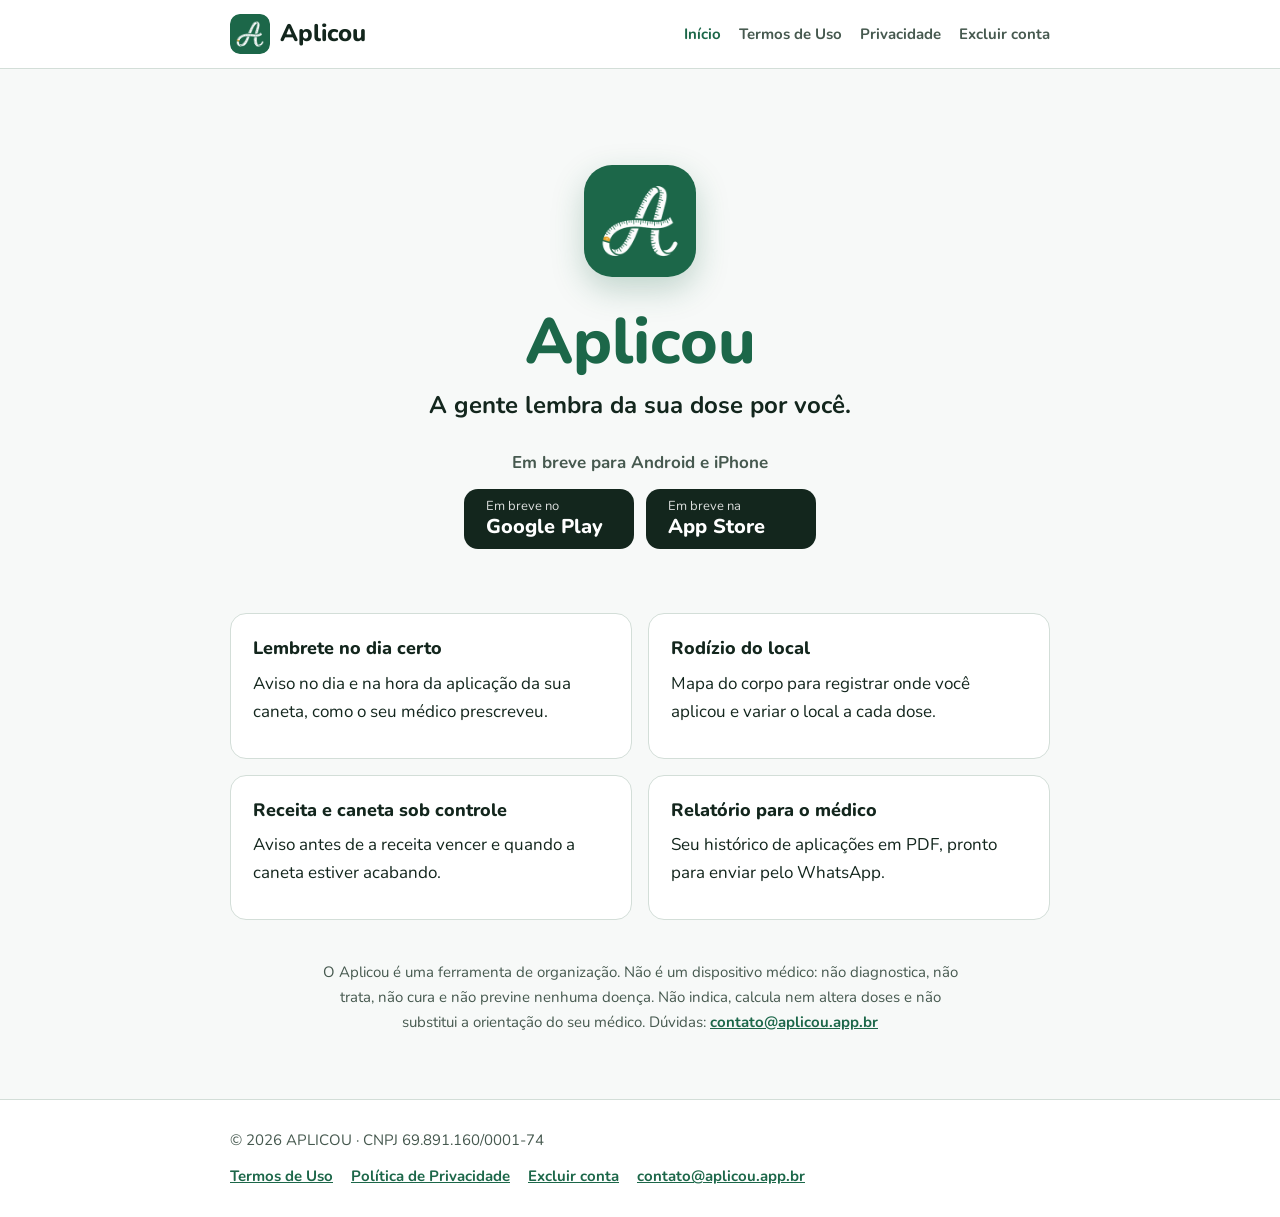
<file: index.html>
<!doctype html>
<html lang="pt-BR">
<head>
<meta charset="utf-8">
<meta name="viewport" content="width=device-width, initial-scale=1">
<title>Aplicou – lembrete e organização do tratamento com canetas</title>
<meta name="description" content="Aplicou: lembrete da dose, rodízio do local de aplicação, controle de receita e caneta e relatório para o médico.">
<link rel="icon" type="image/png" sizes="32x32" href="img/favicon-32.png">
<link rel="apple-touch-icon" href="img/apple-touch-icon.png">
<meta name="theme-color" content="#1C6749">
<link rel="preconnect" href="https://fonts.googleapis.com">
<link rel="preconnect" href="https://fonts.gstatic.com" crossorigin>
<link href="https://fonts.googleapis.com/css2?family=Nunito:wght@400;700;800&display=swap" rel="stylesheet">
<link rel="stylesheet" href="estilo.css">
<style>
.lojas-titulo{font-weight:700;color:var(--suave);margin:0 0 12px}
.lojas{display:flex;flex-wrap:wrap;gap:12px;justify-content:center}
.loja{display:flex;flex-direction:column;align-items:flex-start;min-width:170px;background:var(--tinta);color:var(--branco);padding:10px 22px;border-radius:14px;line-height:1.2;text-align:left}
.loja small{font-size:13px;opacity:.85}
.loja strong{font-size:20px;font-weight:800}
</style>
</head>
<body>
<header class="topo"><div class="caixa">
  <a class="marca" href="./"><img src="img/icone-192.png" alt="" width="40" height="40">Aplicou</a>
  <nav class="menu" aria-label="Páginas">
    <a href="./" aria-current="page">Início</a>
    <a href="termos/">Termos de Uso</a>
    <a href="privacidade/">Privacidade</a>
    <a href="excluir-conta/">Excluir conta</a>
  </nav>
</div></header>
<main><div class="caixa">

<section class="heroi">
  <img src="img/icone-256.png" alt="Ícone do Aplicou" width="112" height="112">
  <h1>Aplicou</h1>
  <p class="frase">A gente lembra da sua dose por você.</p>
  <p class="lojas-titulo">Em breve para Android e iPhone</p>
  <div class="lojas">
    <span class="loja"><small>Em breve no</small><strong>Google Play</strong></span>
    <span class="loja"><small>Em breve na</small><strong>App Store</strong></span>
  </div>
</section>
<section class="recursos" aria-label="O que o Aplicou faz">
  <div class="cartao"><h3>Lembrete no dia certo</h3><p>Aviso no dia e na hora da aplicação da sua caneta, como o seu médico prescreveu.</p></div>
  <div class="cartao"><h3>Rodízio do local</h3><p>Mapa do corpo para registrar onde você aplicou e variar o local a cada dose.</p></div>
  <div class="cartao"><h3>Receita e caneta sob controle</h3><p>Aviso antes de a receita vencer e quando a caneta estiver acabando.</p></div>
  <div class="cartao"><h3>Relatório para o médico</h3><p>Seu histórico de aplicações em PDF, pronto para enviar pelo WhatsApp.</p></div>
</section>
<p class="aviso-medico">O Aplicou é uma ferramenta de organização. Não é um dispositivo médico: não diagnostica, não trata, não cura e não previne nenhuma doença. Não indica, calcula nem altera doses e não substitui a orientação do seu médico. Dúvidas: <a href="mailto:contato@aplicou.app.br">contato@aplicou.app.br</a></p>

</div></main>
<footer class="rodape"><div class="caixa">
  <span>© 2026 APLICOU · CNPJ 69.891.160/0001-74</span>
  <nav aria-label="Rodapé">
    <a href="termos/">Termos de Uso</a>
    <a href="privacidade/">Política de Privacidade</a>
    <a href="excluir-conta/">Excluir conta</a>
    <a href="mailto:contato@aplicou.app.br">contato@aplicou.app.br</a>
  </nav>
</div></footer>
</body>
</html>
</file>
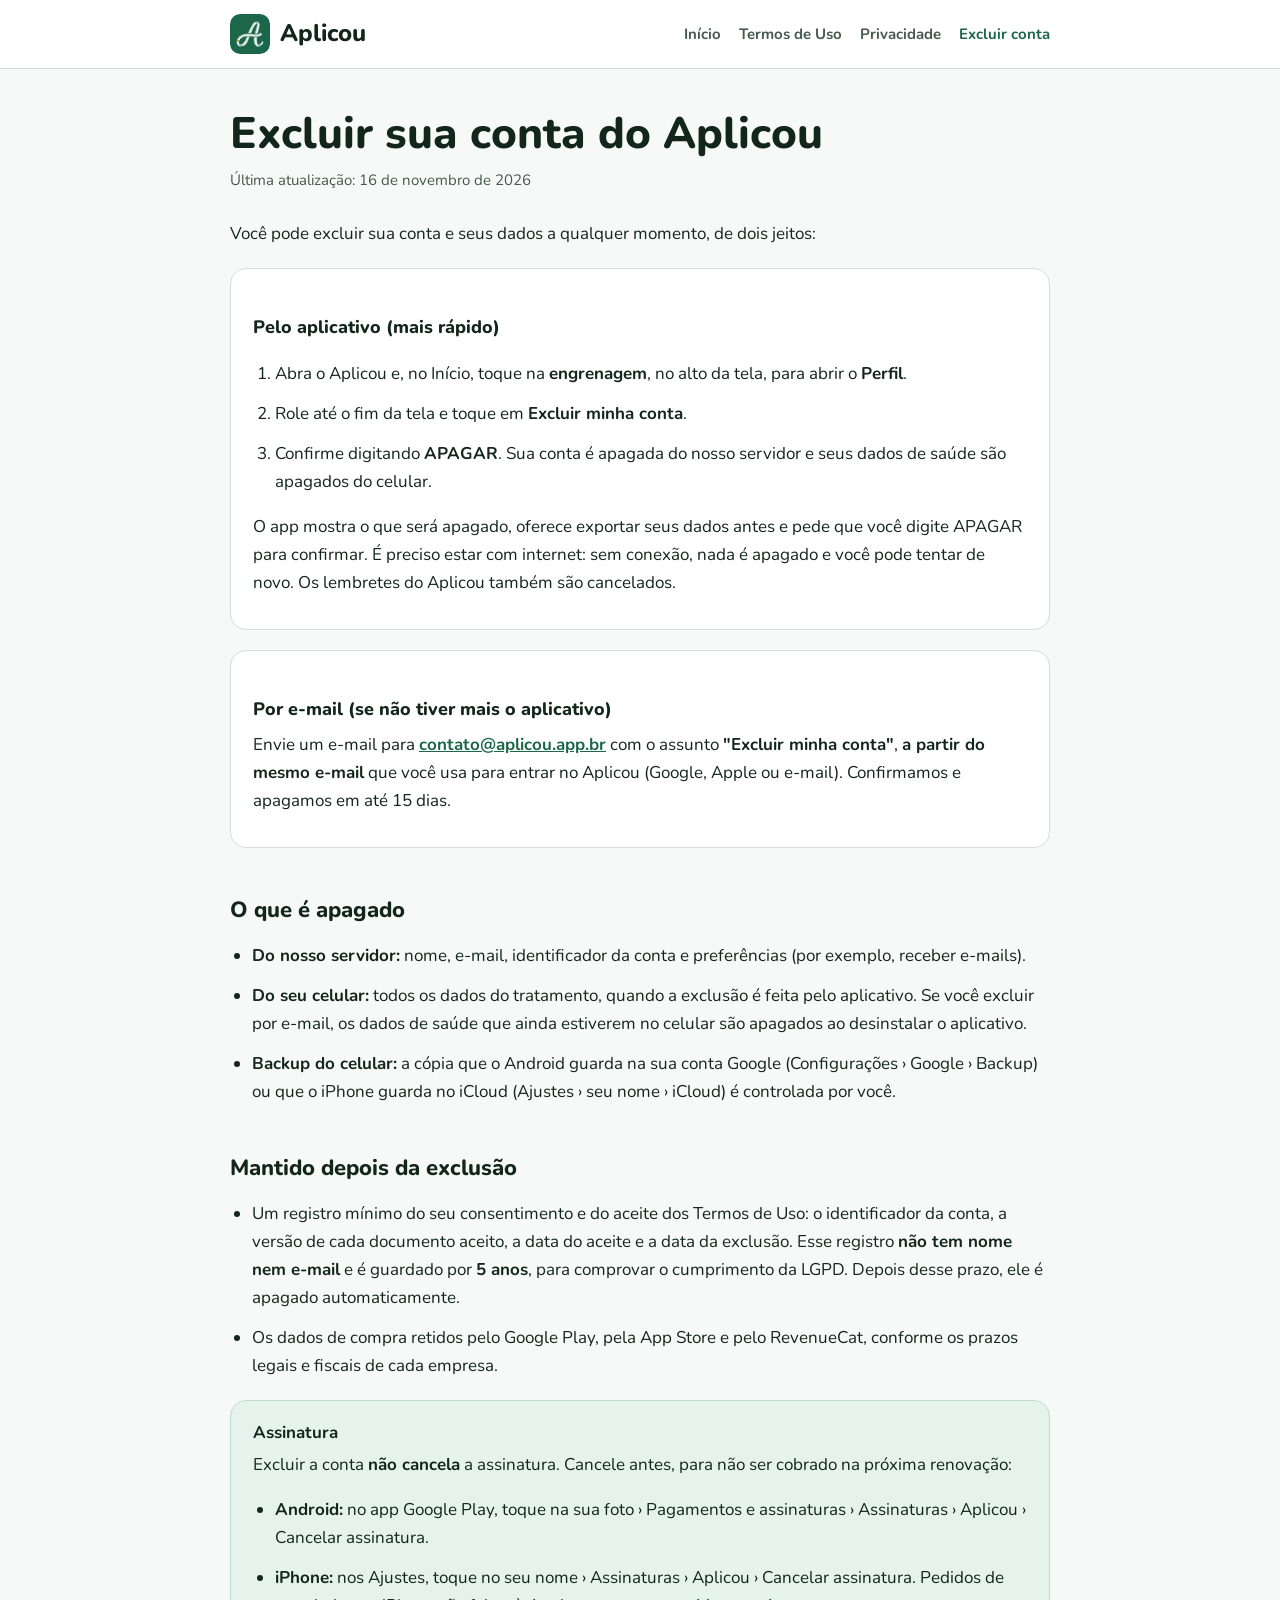
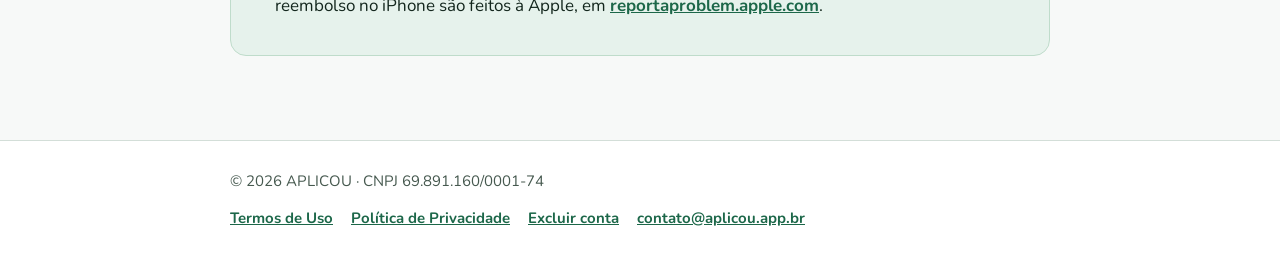
<file: excluir-conta/index.html>
<!doctype html>
<html lang="pt-BR">
<head>
<meta charset="utf-8">
<meta name="viewport" content="width=device-width, initial-scale=1">
<title>Excluir conta – Aplicou</title>
<meta name="description" content="Como excluir sua conta e seus dados do Aplicou.">
<link rel="icon" type="image/png" sizes="32x32" href="../img/favicon-32.png">
<link rel="apple-touch-icon" href="../img/apple-touch-icon.png">
<meta name="theme-color" content="#1C6749">
<link rel="preconnect" href="https://fonts.googleapis.com">
<link rel="preconnect" href="https://fonts.gstatic.com" crossorigin>
<link href="https://fonts.googleapis.com/css2?family=Nunito:wght@400;700;800&display=swap" rel="stylesheet">
<link rel="stylesheet" href="../estilo.css">
</head>
<body>
<header class="topo"><div class="caixa">
  <a class="marca" href=".././"><img src="../img/icone-192.png" alt="" width="40" height="40">Aplicou</a>
  <nav class="menu" aria-label="Páginas">
    <a href=".././">Início</a>
    <a href="../termos/">Termos de Uso</a>
    <a href="../privacidade/">Privacidade</a>
    <a href="../excluir-conta/" aria-current="page">Excluir conta</a>
  </nav>
</div></header>
<main><div class="caixa">

<h1>Excluir sua conta do Aplicou</h1>
<p class="data">Última atualização: 16 de novembro de 2026</p>
<p>Você pode excluir sua conta e seus dados a qualquer momento, de dois jeitos:</p>

<div class="cartao">
<h3>Pelo aplicativo (mais rápido)</h3>
<ol>
<li>Abra o Aplicou e, no Início, toque na <strong>engrenagem</strong>, no alto da tela, para abrir o <strong>Perfil</strong>.</li>
<li>Role até o fim da tela e toque em <strong>Excluir minha conta</strong>.</li>
<li>Confirme digitando <strong>APAGAR</strong>. Sua conta é apagada do nosso servidor e seus dados de saúde são apagados do celular.</li>
</ol>
<p>O app mostra o que será apagado, oferece exportar seus dados antes e pede que você digite APAGAR para confirmar. É preciso estar com internet: sem conexão, nada é apagado e você pode tentar de novo. Os lembretes do Aplicou também são cancelados.</p>
</div>

<div class="cartao">
<h3>Por e-mail (se não tiver mais o aplicativo)</h3>
<p>Envie um e-mail para <a href="mailto:contato@aplicou.app.br?subject=Excluir%20minha%20conta">contato@aplicou.app.br</a> com o assunto <strong>"Excluir minha conta"</strong>, <strong>a partir do mesmo e-mail</strong> que você usa para entrar no Aplicou (Google, Apple ou e-mail). Confirmamos e apagamos em até 15 dias.</p>
</div>

<h2>O que é apagado</h2>
<ul>
<li><strong>Do nosso servidor:</strong> nome, e-mail, identificador da conta e preferências (por exemplo, receber e-mails).</li>
<li><strong>Do seu celular:</strong> todos os dados do tratamento, quando a exclusão é feita pelo aplicativo. Se você excluir por e-mail, os dados de saúde que ainda estiverem no celular são apagados ao desinstalar o aplicativo.</li>
<li><strong>Backup do celular:</strong> a cópia que o Android guarda na sua conta Google (Configurações › Google › Backup) ou que o iPhone guarda no iCloud (Ajustes › seu nome › iCloud) é controlada por você.</li>
</ul>

<h2>Mantido depois da exclusão</h2>
<ul>
<li>Um registro mínimo do seu consentimento e do aceite dos Termos de Uso: o identificador da conta, a versão de cada documento aceito, a data do aceite e a data da exclusão. Esse registro <strong>não tem nome nem e-mail</strong> e é guardado por <strong>5 anos</strong>, para comprovar o cumprimento da LGPD. Depois desse prazo, ele é apagado automaticamente.</li>
<li>Os dados de compra retidos pelo Google Play, pela App Store e pelo RevenueCat, conforme os prazos legais e fiscais de cada empresa.</li>
</ul>

<div class="destaque"><strong class="rotulo">Assinatura</strong>
Excluir a conta <strong>não cancela</strong> a assinatura. Cancele antes, para não ser cobrado na próxima renovação:
<ul>
<li><strong>Android:</strong> no app Google Play, toque na sua foto › Pagamentos e assinaturas › Assinaturas › Aplicou › Cancelar assinatura.</li>
<li><strong>iPhone:</strong> nos Ajustes, toque no seu nome › Assinaturas › Aplicou › Cancelar assinatura. Pedidos de reembolso no iPhone são feitos à Apple, em <a href="https://reportaproblem.apple.com">reportaproblem.apple.com</a>.</li>
</ul></div>

</div></main>
<footer class="rodape"><div class="caixa">
  <span>© 2026 APLICOU · CNPJ 69.891.160/0001-74</span>
  <nav aria-label="Rodapé">
    <a href="../termos/">Termos de Uso</a>
    <a href="../privacidade/">Política de Privacidade</a>
    <a href="../excluir-conta/">Excluir conta</a>
    <a href="mailto:contato@aplicou.app.br">contato@aplicou.app.br</a>
  </nav>
</div></footer>
</body>
</html>
</file>
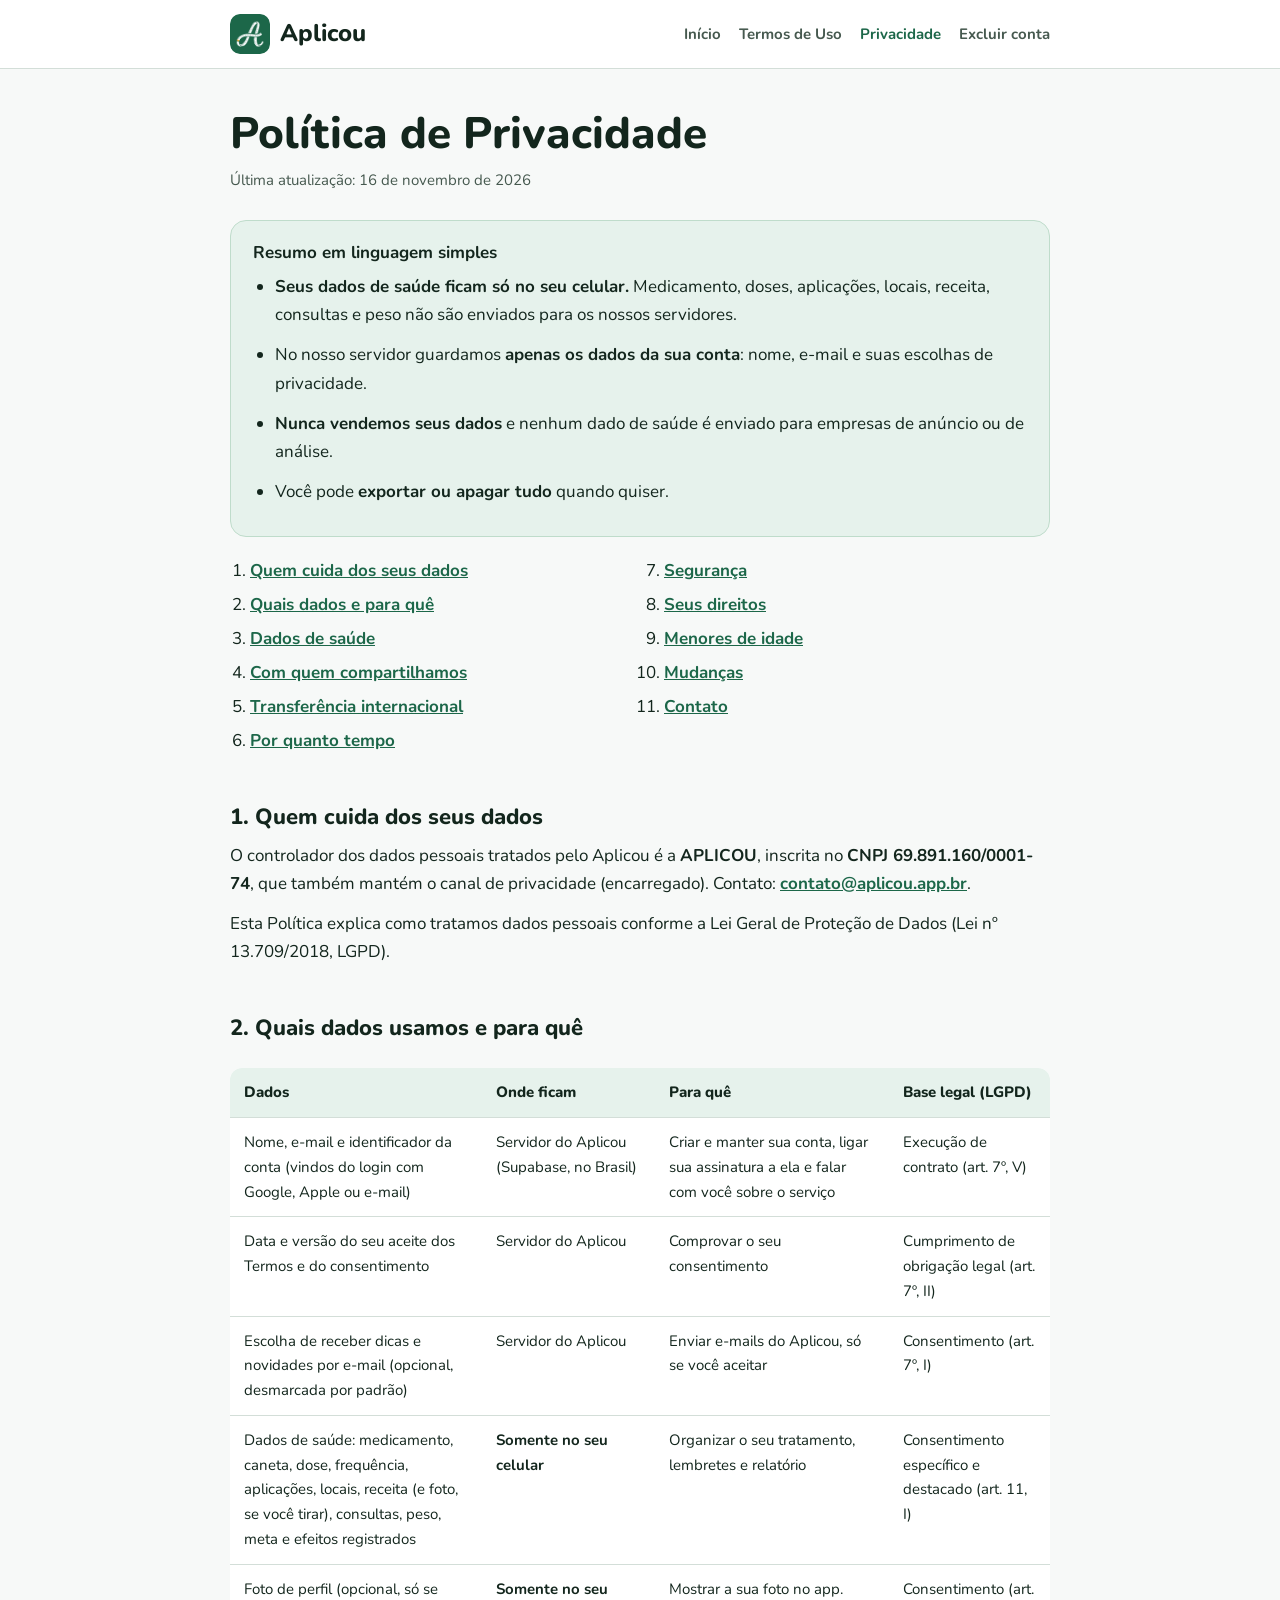
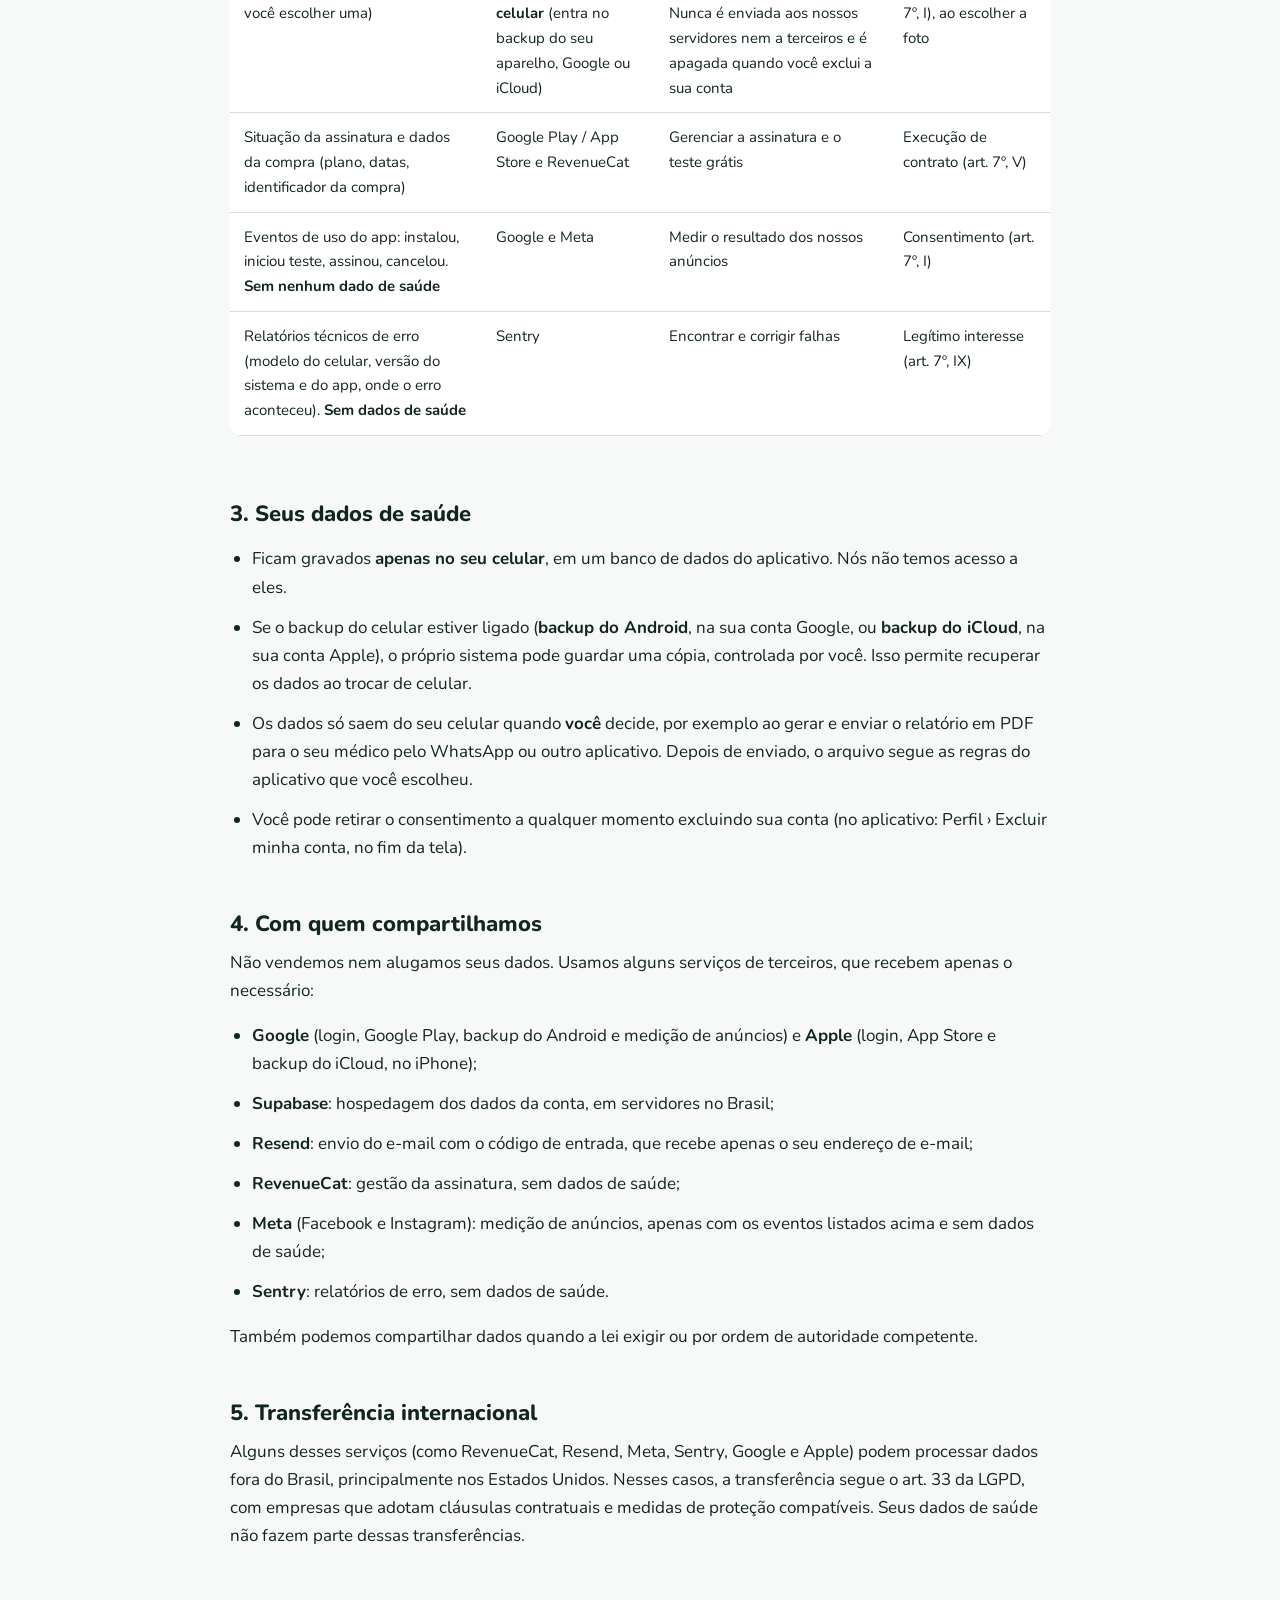
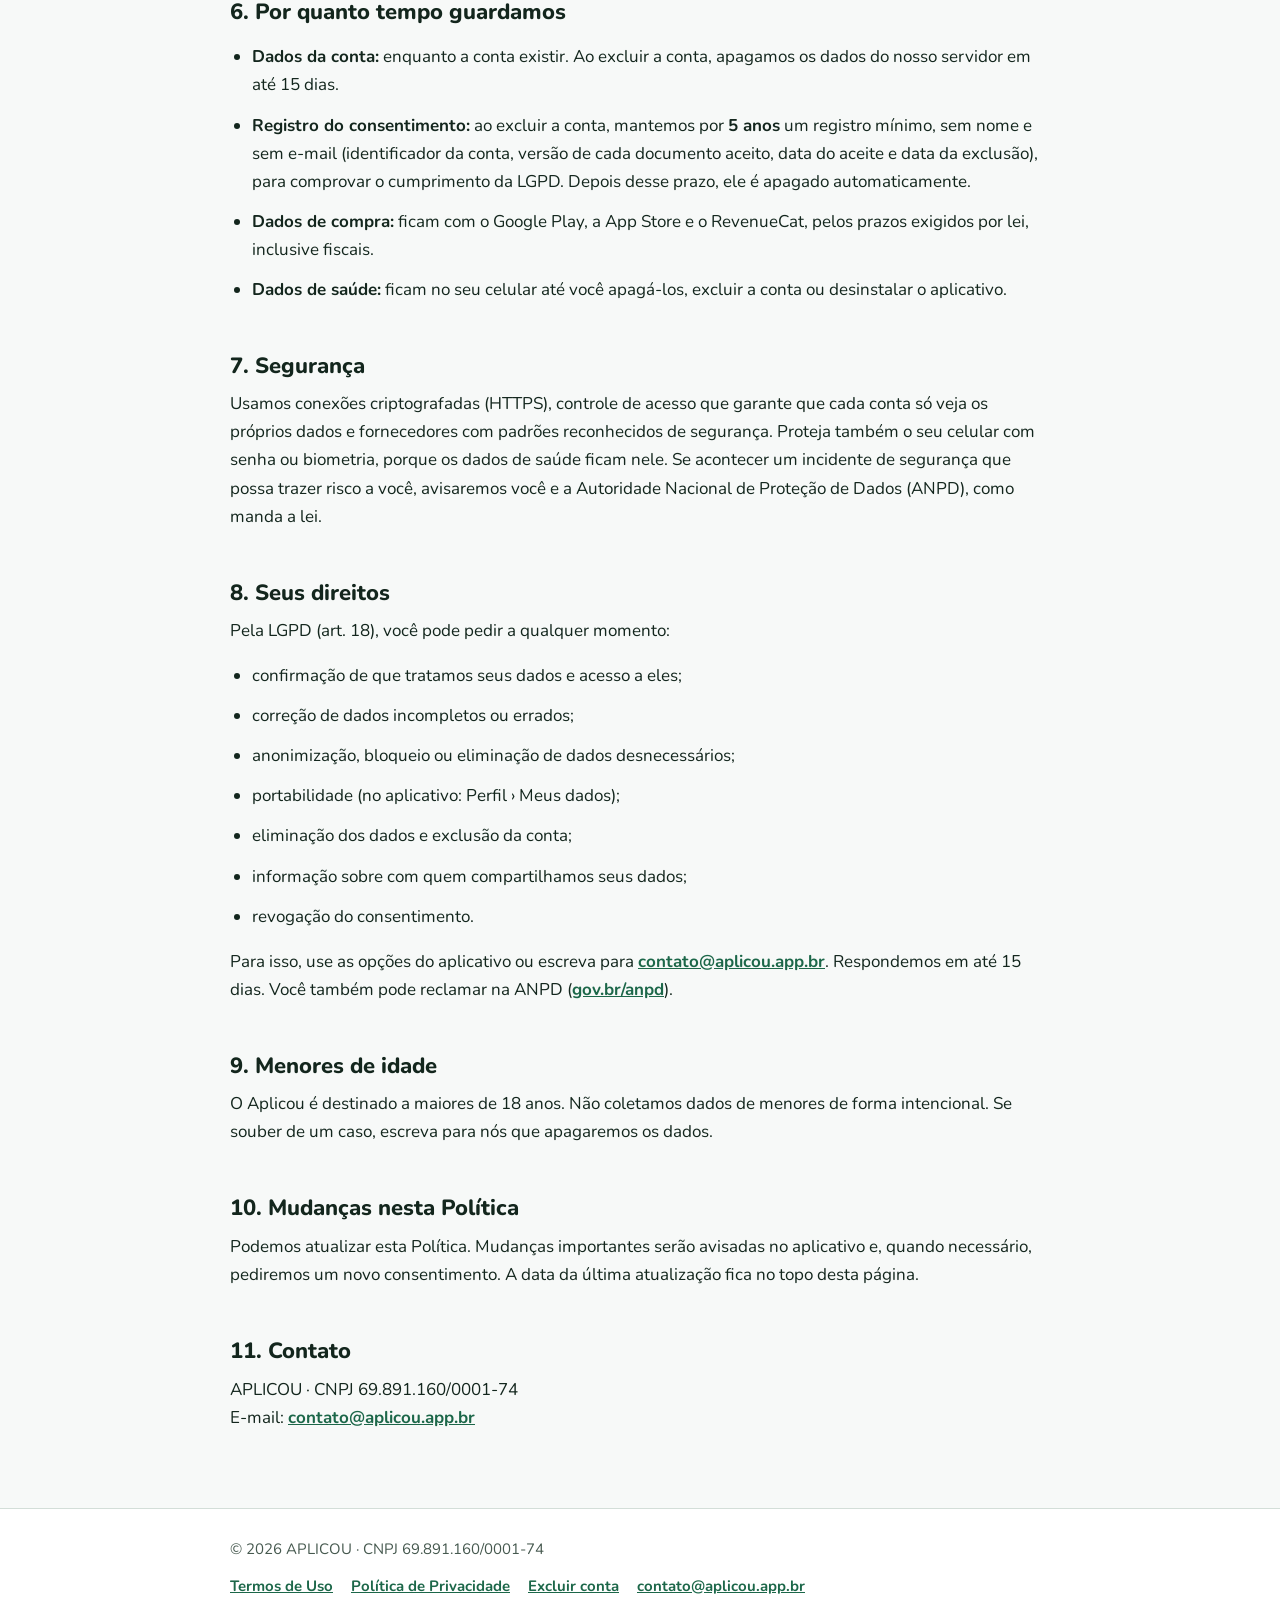
<file: privacidade/index.html>
<!doctype html>
<html lang="pt-BR">
<head>
<meta charset="utf-8">
<meta name="viewport" content="width=device-width, initial-scale=1">
<title>Política de Privacidade – Aplicou</title>
<meta name="description" content="Como o Aplicou trata seus dados pessoais, conforme a LGPD.">
<link rel="icon" type="image/png" sizes="32x32" href="../img/favicon-32.png">
<link rel="apple-touch-icon" href="../img/apple-touch-icon.png">
<meta name="theme-color" content="#1C6749">
<link rel="preconnect" href="https://fonts.googleapis.com">
<link rel="preconnect" href="https://fonts.gstatic.com" crossorigin>
<link href="https://fonts.googleapis.com/css2?family=Nunito:wght@400;700;800&display=swap" rel="stylesheet">
<link rel="stylesheet" href="../estilo.css">
</head>
<body>
<header class="topo"><div class="caixa">
  <a class="marca" href=".././"><img src="../img/icone-192.png" alt="" width="40" height="40">Aplicou</a>
  <nav class="menu" aria-label="Páginas">
    <a href=".././">Início</a>
    <a href="../termos/">Termos de Uso</a>
    <a href="../privacidade/" aria-current="page">Privacidade</a>
    <a href="../excluir-conta/">Excluir conta</a>
  </nav>
</div></header>
<main><div class="caixa">

<h1>Política de Privacidade</h1>
<p class="data">Última atualização: 16 de novembro de 2026</p>

<div class="destaque"><strong class="rotulo">Resumo em linguagem simples</strong>
<ul style="margin:6px 0 0">
<li><strong>Seus dados de saúde ficam só no seu celular.</strong> Medicamento, doses, aplicações, locais, receita, consultas e peso não são enviados para os nossos servidores.</li>
<li>No nosso servidor guardamos <strong>apenas os dados da sua conta</strong>: nome, e-mail e suas escolhas de privacidade.</li>
<li><strong>Nunca vendemos seus dados</strong> e nenhum dado de saúde é enviado para empresas de anúncio ou de análise.</li>
<li>Você pode <strong>exportar ou apagar tudo</strong> quando quiser.</li>
</ul></div>

<ol class="indice">
<li><a href="#quem">Quem cuida dos seus dados</a></li><li><a href="#quais">Quais dados e para quê</a></li>
<li><a href="#saude">Dados de saúde</a></li><li><a href="#compartilhamento">Com quem compartilhamos</a></li>
<li><a href="#internacional">Transferência internacional</a></li><li><a href="#tempo">Por quanto tempo</a></li>
<li><a href="#seguranca">Segurança</a></li><li><a href="#direitos">Seus direitos</a></li>
<li><a href="#menores">Menores de idade</a></li><li><a href="#mudancas">Mudanças</a></li>
<li><a href="#contato">Contato</a></li>
</ol>

<h2 id="quem">1. Quem cuida dos seus dados</h2>
<p>O controlador dos dados pessoais tratados pelo Aplicou é a <strong>APLICOU</strong>, inscrita no <strong>CNPJ 69.891.160/0001-74</strong>, que também mantém o canal de privacidade (encarregado). Contato: <a href="mailto:contato@aplicou.app.br">contato@aplicou.app.br</a>.</p>
<p>Esta Política explica como tratamos dados pessoais conforme a Lei Geral de Proteção de Dados (Lei nº 13.709/2018, LGPD).</p>

<h2 id="quais">2. Quais dados usamos e para quê</h2>
<div class="tabela"><table>
<thead><tr><th>Dados</th><th>Onde ficam</th><th>Para quê</th><th>Base legal (LGPD)</th></tr></thead>
<tbody>
<tr><td>Nome, e-mail e identificador da conta (vindos do login com Google, Apple ou e-mail)</td><td>Servidor do Aplicou (Supabase, no Brasil)</td><td>Criar e manter sua conta, ligar sua assinatura a ela e falar com você sobre o serviço</td><td>Execução de contrato (art. 7º, V)</td></tr>
<tr><td>Data e versão do seu aceite dos Termos e do consentimento</td><td>Servidor do Aplicou</td><td>Comprovar o seu consentimento</td><td>Cumprimento de obrigação legal (art. 7º, II)</td></tr>
<tr><td>Escolha de receber dicas e novidades por e-mail (opcional, desmarcada por padrão)</td><td>Servidor do Aplicou</td><td>Enviar e-mails do Aplicou, só se você aceitar</td><td>Consentimento (art. 7º, I)</td></tr>
<tr><td>Dados de saúde: medicamento, caneta, dose, frequência, aplicações, locais, receita (e foto, se você tirar), consultas, peso, meta e efeitos registrados</td><td><strong>Somente no seu celular</strong></td><td>Organizar o seu tratamento, lembretes e relatório</td><td>Consentimento específico e destacado (art. 11, I)</td></tr>
<tr><td>Foto de perfil (opcional, só se você escolher uma)</td><td><strong>Somente no seu celular</strong> (entra no backup do seu aparelho, Google ou iCloud)</td><td>Mostrar a sua foto no app. Nunca é enviada aos nossos servidores nem a terceiros e é apagada quando você exclui a sua conta</td><td>Consentimento (art. 7º, I), ao escolher a foto</td></tr>
<tr><td>Situação da assinatura e dados da compra (plano, datas, identificador da compra)</td><td>Google Play / App Store e RevenueCat</td><td>Gerenciar a assinatura e o teste grátis</td><td>Execução de contrato (art. 7º, V)</td></tr>
<tr><td>Eventos de uso do app: instalou, iniciou teste, assinou, cancelou. <strong>Sem nenhum dado de saúde</strong></td><td>Google e Meta</td><td>Medir o resultado dos nossos anúncios</td><td>Consentimento (art. 7º, I)</td></tr>
<tr><td>Relatórios técnicos de erro (modelo do celular, versão do sistema e do app, onde o erro aconteceu). <strong>Sem dados de saúde</strong></td><td>Sentry</td><td>Encontrar e corrigir falhas</td><td>Legítimo interesse (art. 7º, IX)</td></tr>
</tbody></table></div>

<h2 id="saude">3. Seus dados de saúde</h2>
<ul>
<li>Ficam gravados <strong>apenas no seu celular</strong>, em um banco de dados do aplicativo. Nós não temos acesso a eles.</li>
<li>Se o backup do celular estiver ligado (<strong>backup do Android</strong>, na sua conta Google, ou <strong>backup do iCloud</strong>, na sua conta Apple), o próprio sistema pode guardar uma cópia, controlada por você. Isso permite recuperar os dados ao trocar de celular.</li>
<li>Os dados só saem do seu celular quando <strong>você</strong> decide, por exemplo ao gerar e enviar o relatório em PDF para o seu médico pelo WhatsApp ou outro aplicativo. Depois de enviado, o arquivo segue as regras do aplicativo que você escolheu.</li>
<li>Você pode retirar o consentimento a qualquer momento excluindo sua conta (no aplicativo: Perfil › Excluir minha conta, no fim da tela).</li>
</ul>

<h2 id="compartilhamento">4. Com quem compartilhamos</h2>
<p>Não vendemos nem alugamos seus dados. Usamos alguns serviços de terceiros, que recebem apenas o necessário:</p>
<ul>
<li><strong>Google</strong> (login, Google Play, backup do Android e medição de anúncios) e <strong>Apple</strong> (login, App Store e backup do iCloud, no iPhone);</li>
<li><strong>Supabase</strong>: hospedagem dos dados da conta, em servidores no Brasil;</li>
<li><strong>Resend</strong>: envio do e-mail com o código de entrada, que recebe apenas o seu endereço de e-mail;</li>
<li><strong>RevenueCat</strong>: gestão da assinatura, sem dados de saúde;</li>
<li><strong>Meta</strong> (Facebook e Instagram): medição de anúncios, apenas com os eventos listados acima e sem dados de saúde;</li>
<li><strong>Sentry</strong>: relatórios de erro, sem dados de saúde.</li>
</ul>
<p>Também podemos compartilhar dados quando a lei exigir ou por ordem de autoridade competente.</p>

<h2 id="internacional">5. Transferência internacional</h2>
<p>Alguns desses serviços (como RevenueCat, Resend, Meta, Sentry, Google e Apple) podem processar dados fora do Brasil, principalmente nos Estados Unidos. Nesses casos, a transferência segue o art. 33 da LGPD, com empresas que adotam cláusulas contratuais e medidas de proteção compatíveis. Seus dados de saúde não fazem parte dessas transferências.</p>

<h2 id="tempo">6. Por quanto tempo guardamos</h2>
<ul>
<li><strong>Dados da conta:</strong> enquanto a conta existir. Ao excluir a conta, apagamos os dados do nosso servidor em até 15 dias.</li>
<li><strong>Registro do consentimento:</strong> ao excluir a conta, mantemos por <strong>5 anos</strong> um registro mínimo, sem nome e sem e-mail (identificador da conta, versão de cada documento aceito, data do aceite e data da exclusão), para comprovar o cumprimento da LGPD. Depois desse prazo, ele é apagado automaticamente.</li>
<li><strong>Dados de compra:</strong> ficam com o Google Play, a App Store e o RevenueCat, pelos prazos exigidos por lei, inclusive fiscais.</li>
<li><strong>Dados de saúde:</strong> ficam no seu celular até você apagá-los, excluir a conta ou desinstalar o aplicativo.</li>
</ul>

<h2 id="seguranca">7. Segurança</h2>
<p>Usamos conexões criptografadas (HTTPS), controle de acesso que garante que cada conta só veja os próprios dados e fornecedores com padrões reconhecidos de segurança. Proteja também o seu celular com senha ou biometria, porque os dados de saúde ficam nele. Se acontecer um incidente de segurança que possa trazer risco a você, avisaremos você e a Autoridade Nacional de Proteção de Dados (ANPD), como manda a lei.</p>

<h2 id="direitos">8. Seus direitos</h2>
<p>Pela LGPD (art. 18), você pode pedir a qualquer momento:</p>
<ul>
<li>confirmação de que tratamos seus dados e acesso a eles;</li>
<li>correção de dados incompletos ou errados;</li>
<li>anonimização, bloqueio ou eliminação de dados desnecessários;</li>
<li>portabilidade (no aplicativo: Perfil › Meus dados);</li>
<li>eliminação dos dados e exclusão da conta;</li>
<li>informação sobre com quem compartilhamos seus dados;</li>
<li>revogação do consentimento.</li>
</ul>
<p>Para isso, use as opções do aplicativo ou escreva para <a href="mailto:contato@aplicou.app.br">contato@aplicou.app.br</a>. Respondemos em até 15 dias. Você também pode reclamar na ANPD (<a href="https://www.gov.br/anpd">gov.br/anpd</a>).</p>

<h2 id="menores">9. Menores de idade</h2>
<p>O Aplicou é destinado a maiores de 18 anos. Não coletamos dados de menores de forma intencional. Se souber de um caso, escreva para nós que apagaremos os dados.</p>

<h2 id="mudancas">10. Mudanças nesta Política</h2>
<p>Podemos atualizar esta Política. Mudanças importantes serão avisadas no aplicativo e, quando necessário, pediremos um novo consentimento. A data da última atualização fica no topo desta página.</p>

<h2 id="contato">11. Contato</h2>
<p>APLICOU · CNPJ 69.891.160/0001-74<br>E-mail: <a href="mailto:contato@aplicou.app.br">contato@aplicou.app.br</a></p>

</div></main>
<footer class="rodape"><div class="caixa">
  <span>© 2026 APLICOU · CNPJ 69.891.160/0001-74</span>
  <nav aria-label="Rodapé">
    <a href="../termos/">Termos de Uso</a>
    <a href="../privacidade/">Política de Privacidade</a>
    <a href="../excluir-conta/">Excluir conta</a>
    <a href="mailto:contato@aplicou.app.br">contato@aplicou.app.br</a>
  </nav>
</div></footer>
</body>
</html>
</file>
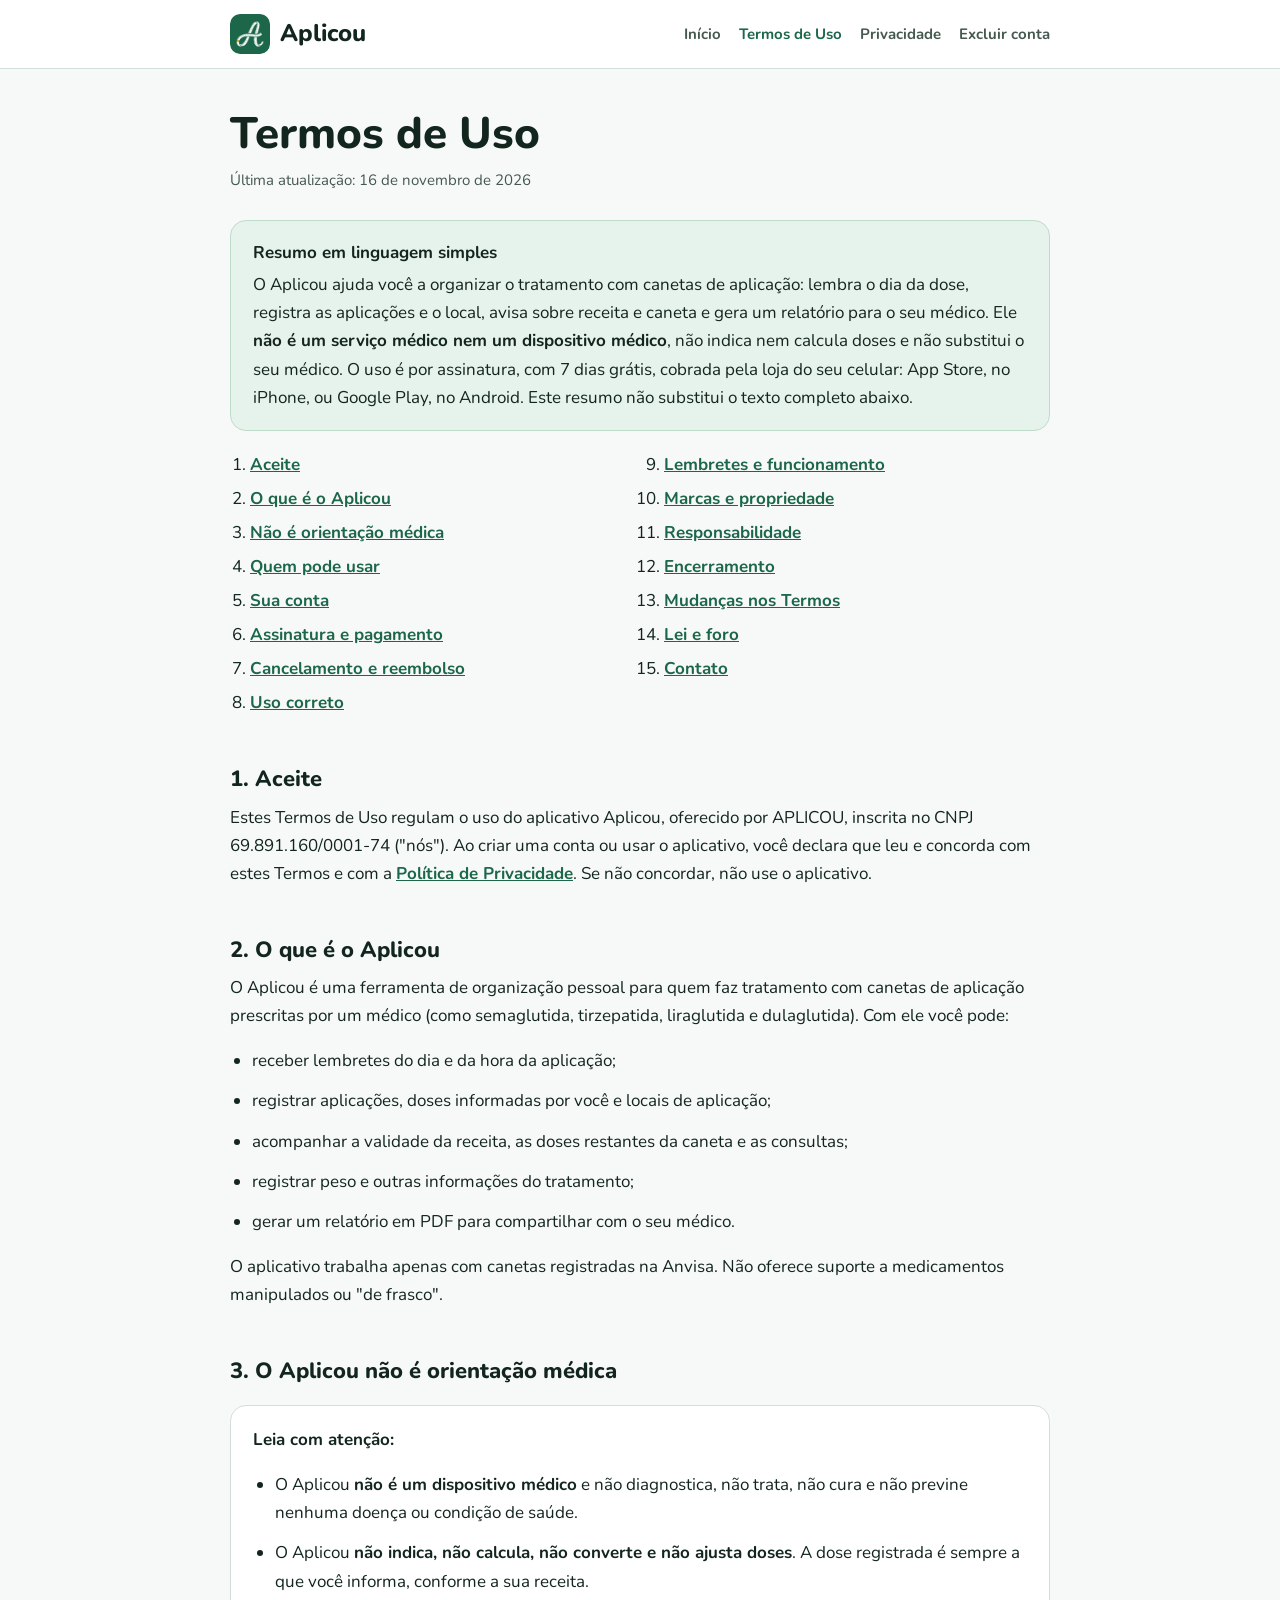
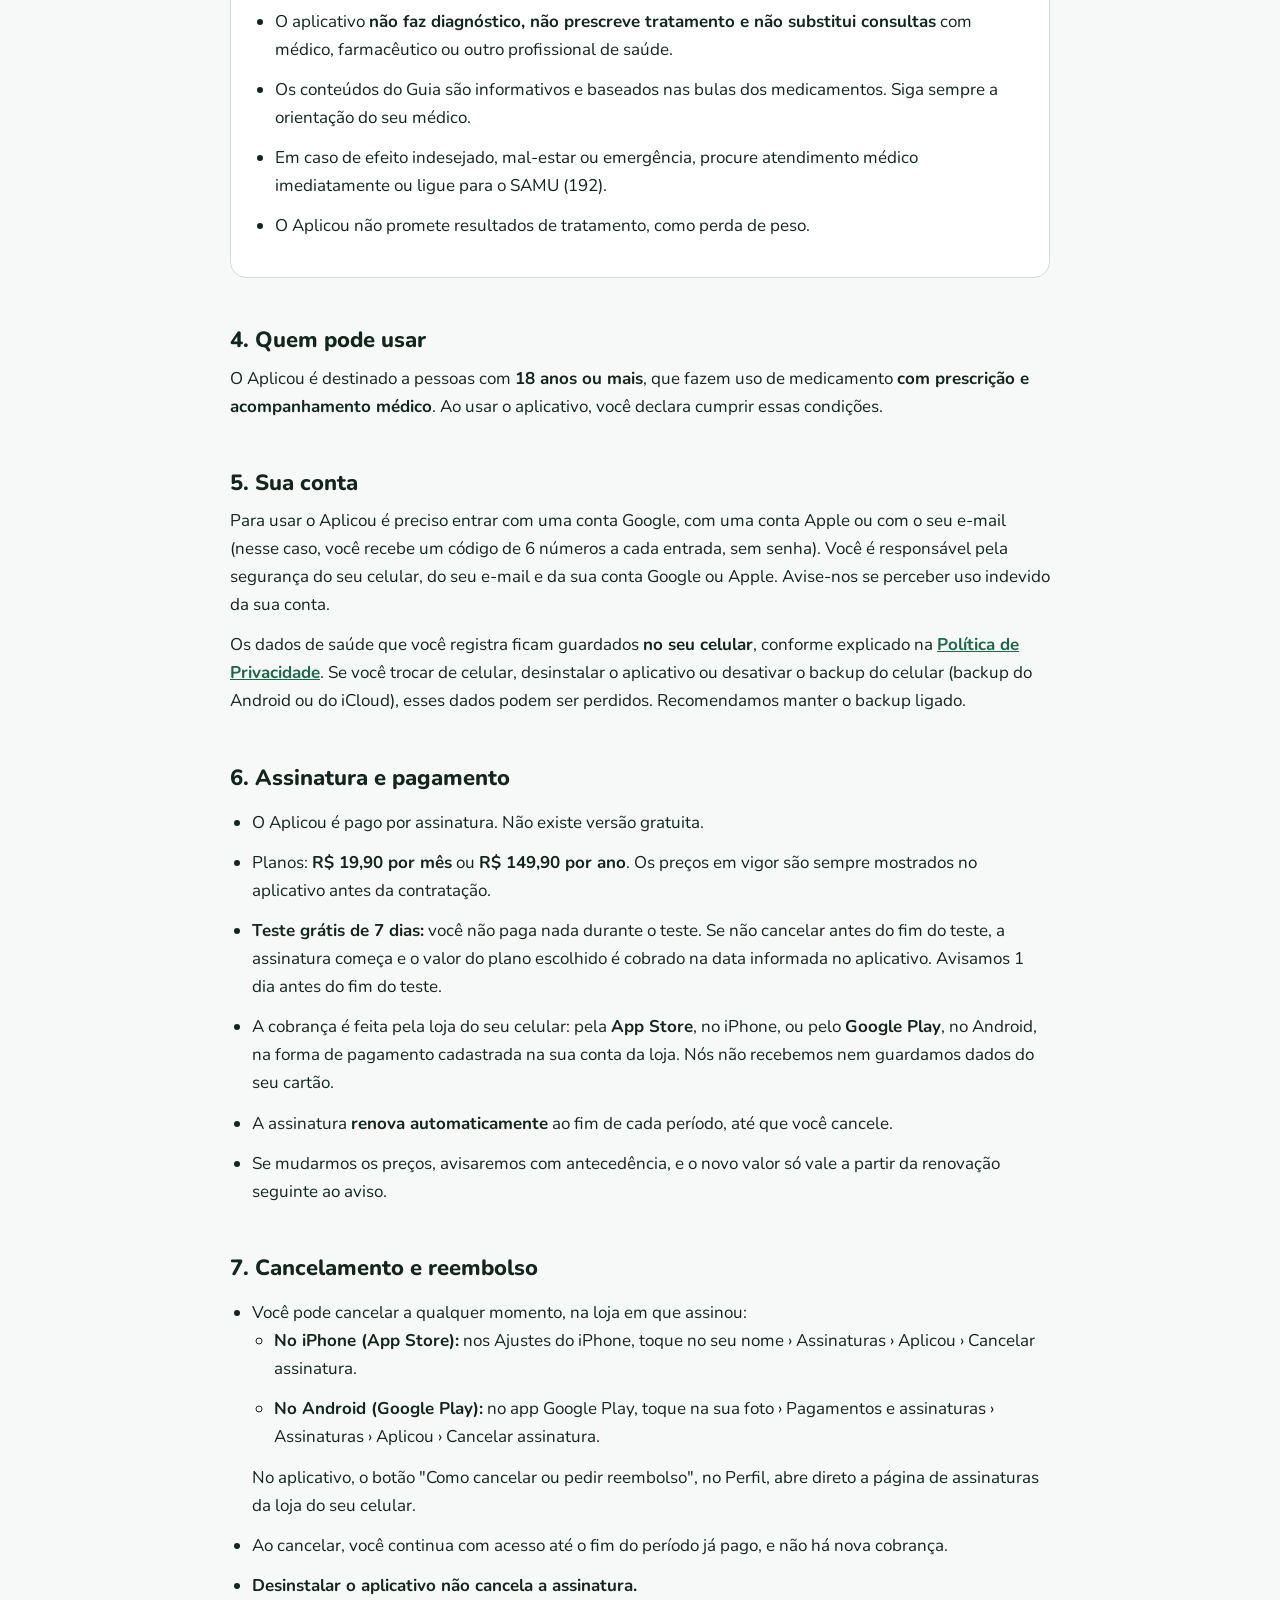
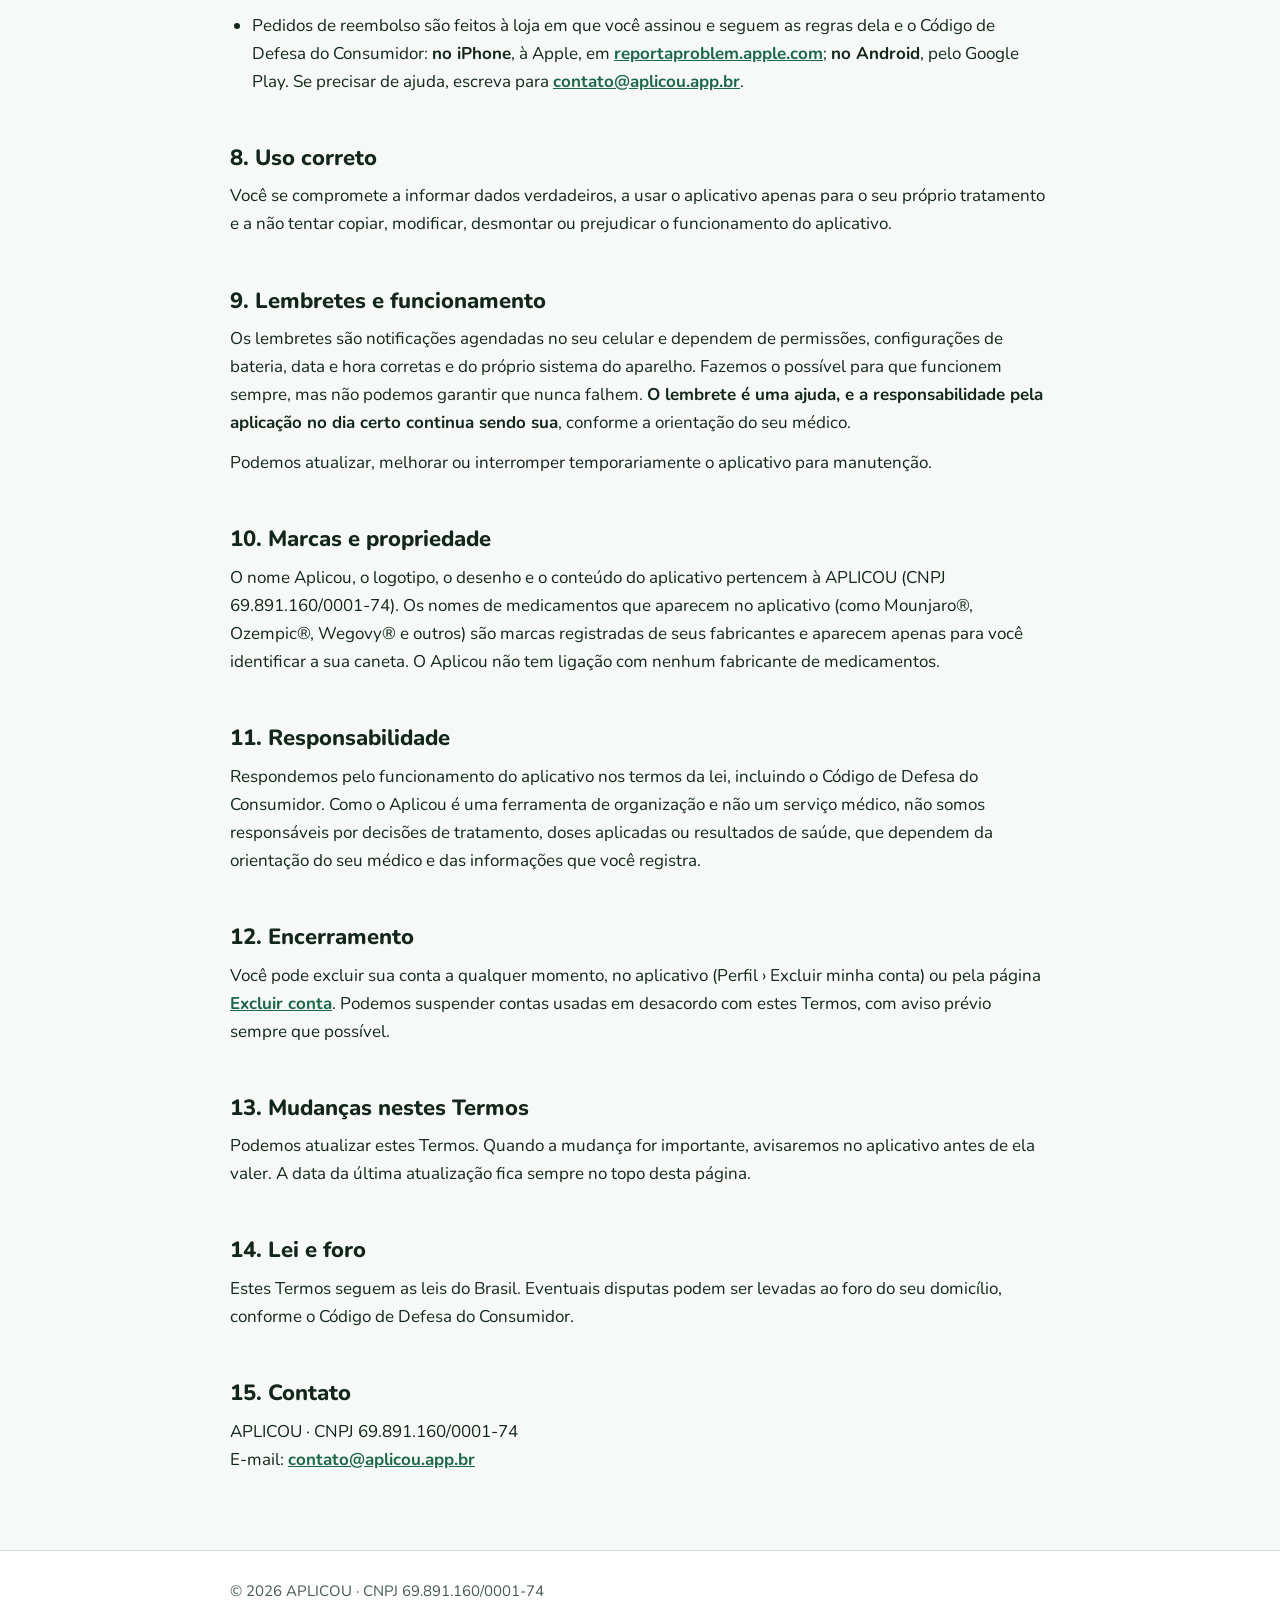
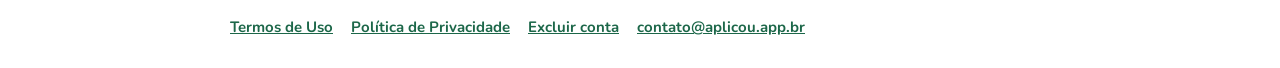
<file: termos/index.html>
<!doctype html>
<html lang="pt-BR">
<head>
<meta charset="utf-8">
<meta name="viewport" content="width=device-width, initial-scale=1">
<title>Termos de Uso – Aplicou</title>
<meta name="description" content="Termos de Uso do aplicativo Aplicou.">
<link rel="icon" type="image/png" sizes="32x32" href="../img/favicon-32.png">
<link rel="apple-touch-icon" href="../img/apple-touch-icon.png">
<meta name="theme-color" content="#1C6749">
<link rel="preconnect" href="https://fonts.googleapis.com">
<link rel="preconnect" href="https://fonts.gstatic.com" crossorigin>
<link href="https://fonts.googleapis.com/css2?family=Nunito:wght@400;700;800&display=swap" rel="stylesheet">
<link rel="stylesheet" href="../estilo.css">
</head>
<body>
<header class="topo"><div class="caixa">
  <a class="marca" href=".././"><img src="../img/icone-192.png" alt="" width="40" height="40">Aplicou</a>
  <nav class="menu" aria-label="Páginas">
    <a href=".././">Início</a>
    <a href="../termos/" aria-current="page">Termos de Uso</a>
    <a href="../privacidade/">Privacidade</a>
    <a href="../excluir-conta/">Excluir conta</a>
  </nav>
</div></header>
<main><div class="caixa">

<h1>Termos de Uso</h1>
<p class="data">Última atualização: 16 de novembro de 2026</p>

<div class="destaque"><strong class="rotulo">Resumo em linguagem simples</strong>
O Aplicou ajuda você a organizar o tratamento com canetas de aplicação: lembra o dia da dose, registra as aplicações e o local, avisa sobre receita e caneta e gera um relatório para o seu médico. Ele <strong>não é um serviço médico nem um dispositivo médico</strong>, não indica nem calcula doses e não substitui o seu médico. O uso é por assinatura, com 7 dias grátis, cobrada pela loja do seu celular: App Store, no iPhone, ou Google Play, no Android. Este resumo não substitui o texto completo abaixo.</div>

<ol class="indice">
<li><a href="#aceite">Aceite</a></li><li><a href="#servico">O que é o Aplicou</a></li>
<li><a href="#medico">Não é orientação médica</a></li><li><a href="#quem">Quem pode usar</a></li>
<li><a href="#conta">Sua conta</a></li><li><a href="#assinatura">Assinatura e pagamento</a></li>
<li><a href="#cancelamento">Cancelamento e reembolso</a></li><li><a href="#uso">Uso correto</a></li>
<li><a href="#lembretes">Lembretes e funcionamento</a></li><li><a href="#marcas">Marcas e propriedade</a></li>
<li><a href="#responsabilidade">Responsabilidade</a></li><li><a href="#encerramento">Encerramento</a></li>
<li><a href="#mudancas">Mudanças nos Termos</a></li><li><a href="#lei">Lei e foro</a></li>
<li><a href="#contato">Contato</a></li>
</ol>

<h2 id="aceite">1. Aceite</h2>
<p>Estes Termos de Uso regulam o uso do aplicativo Aplicou, oferecido por APLICOU, inscrita no CNPJ 69.891.160/0001-74 ("nós"). Ao criar uma conta ou usar o aplicativo, você declara que leu e concorda com estes Termos e com a <a href="../privacidade/">Política de Privacidade</a>. Se não concordar, não use o aplicativo.</p>

<h2 id="servico">2. O que é o Aplicou</h2>
<p>O Aplicou é uma ferramenta de organização pessoal para quem faz tratamento com canetas de aplicação prescritas por um médico (como semaglutida, tirzepatida, liraglutida e dulaglutida). Com ele você pode:</p>
<ul>
<li>receber lembretes do dia e da hora da aplicação;</li>
<li>registrar aplicações, doses informadas por você e locais de aplicação;</li>
<li>acompanhar a validade da receita, as doses restantes da caneta e as consultas;</li>
<li>registrar peso e outras informações do tratamento;</li>
<li>gerar um relatório em PDF para compartilhar com o seu médico.</li>
</ul>
<p>O aplicativo trabalha apenas com canetas registradas na Anvisa. Não oferece suporte a medicamentos manipulados ou "de frasco".</p>

<h2 id="medico">3. O Aplicou não é orientação médica</h2>
<div class="cartao">
<p><strong>Leia com atenção:</strong></p>
<ul>
<li>O Aplicou <strong>não é um dispositivo médico</strong> e não diagnostica, não trata, não cura e não previne nenhuma doença ou condição de saúde.</li>
<li>O Aplicou <strong>não indica, não calcula, não converte e não ajusta doses</strong>. A dose registrada é sempre a que você informa, conforme a sua receita.</li>
<li>O aplicativo <strong>não faz diagnóstico, não prescreve tratamento e não substitui consultas</strong> com médico, farmacêutico ou outro profissional de saúde.</li>
<li>Os conteúdos do Guia são informativos e baseados nas bulas dos medicamentos. Siga sempre a orientação do seu médico.</li>
<li>Em caso de efeito indesejado, mal-estar ou emergência, procure atendimento médico imediatamente ou ligue para o SAMU (192).</li>
<li>O Aplicou não promete resultados de tratamento, como perda de peso.</li>
</ul>
</div>

<h2 id="quem">4. Quem pode usar</h2>
<p>O Aplicou é destinado a pessoas com <strong>18 anos ou mais</strong>, que fazem uso de medicamento <strong>com prescrição e acompanhamento médico</strong>. Ao usar o aplicativo, você declara cumprir essas condições.</p>

<h2 id="conta">5. Sua conta</h2>
<p>Para usar o Aplicou é preciso entrar com uma conta Google, com uma conta Apple ou com o seu e-mail (nesse caso, você recebe um código de 6 números a cada entrada, sem senha). Você é responsável pela segurança do seu celular, do seu e-mail e da sua conta Google ou Apple. Avise-nos se perceber uso indevido da sua conta.</p>
<p>Os dados de saúde que você registra ficam guardados <strong>no seu celular</strong>, conforme explicado na <a href="../privacidade/">Política de Privacidade</a>. Se você trocar de celular, desinstalar o aplicativo ou desativar o backup do celular (backup do Android ou do iCloud), esses dados podem ser perdidos. Recomendamos manter o backup ligado.</p>

<h2 id="assinatura">6. Assinatura e pagamento</h2>
<ul>
<li>O Aplicou é pago por assinatura. Não existe versão gratuita.</li>
<li>Planos: <strong>R$ 19,90 por mês</strong> ou <strong>R$ 149,90 por ano</strong>. Os preços em vigor são sempre mostrados no aplicativo antes da contratação.</li>
<li><strong>Teste grátis de 7 dias:</strong> você não paga nada durante o teste. Se não cancelar antes do fim do teste, a assinatura começa e o valor do plano escolhido é cobrado na data informada no aplicativo. Avisamos 1 dia antes do fim do teste.</li>
<li>A cobrança é feita pela loja do seu celular: pela <strong>App Store</strong>, no iPhone, ou pelo <strong>Google Play</strong>, no Android, na forma de pagamento cadastrada na sua conta da loja. Nós não recebemos nem guardamos dados do seu cartão.</li>
<li>A assinatura <strong>renova automaticamente</strong> ao fim de cada período, até que você cancele.</li>
<li>Se mudarmos os preços, avisaremos com antecedência, e o novo valor só vale a partir da renovação seguinte ao aviso.</li>
</ul>

<h2 id="cancelamento">7. Cancelamento e reembolso</h2>
<ul>
<li>Você pode cancelar a qualquer momento, na loja em que assinou:
<ul>
<li><strong>No iPhone (App Store):</strong> nos Ajustes do iPhone, toque no seu nome › Assinaturas › Aplicou › Cancelar assinatura.</li>
<li><strong>No Android (Google Play):</strong> no app Google Play, toque na sua foto › Pagamentos e assinaturas › Assinaturas › Aplicou › Cancelar assinatura.</li>
</ul>
No aplicativo, o botão "Como cancelar ou pedir reembolso", no Perfil, abre direto a página de assinaturas da loja do seu celular.</li>
<li>Ao cancelar, você continua com acesso até o fim do período já pago, e não há nova cobrança.</li>
<li><strong>Desinstalar o aplicativo não cancela a assinatura.</strong></li>
<li>Pedidos de reembolso são feitos à loja em que você assinou e seguem as regras dela e o Código de Defesa do Consumidor: <strong>no iPhone</strong>, à Apple, em <a href="https://reportaproblem.apple.com">reportaproblem.apple.com</a>; <strong>no Android</strong>, pelo Google Play. Se precisar de ajuda, escreva para <a href="mailto:contato@aplicou.app.br">contato@aplicou.app.br</a>.</li>
</ul>

<h2 id="uso">8. Uso correto</h2>
<p>Você se compromete a informar dados verdadeiros, a usar o aplicativo apenas para o seu próprio tratamento e a não tentar copiar, modificar, desmontar ou prejudicar o funcionamento do aplicativo.</p>

<h2 id="lembretes">9. Lembretes e funcionamento</h2>
<p>Os lembretes são notificações agendadas no seu celular e dependem de permissões, configurações de bateria, data e hora corretas e do próprio sistema do aparelho. Fazemos o possível para que funcionem sempre, mas não podemos garantir que nunca falhem. <strong>O lembrete é uma ajuda, e a responsabilidade pela aplicação no dia certo continua sendo sua</strong>, conforme a orientação do seu médico.</p>
<p>Podemos atualizar, melhorar ou interromper temporariamente o aplicativo para manutenção.</p>

<h2 id="marcas">10. Marcas e propriedade</h2>
<p>O nome Aplicou, o logotipo, o desenho e o conteúdo do aplicativo pertencem à APLICOU (CNPJ 69.891.160/0001-74). Os nomes de medicamentos que aparecem no aplicativo (como Mounjaro®, Ozempic®, Wegovy® e outros) são marcas registradas de seus fabricantes e aparecem apenas para você identificar a sua caneta. O Aplicou não tem ligação com nenhum fabricante de medicamentos.</p>

<h2 id="responsabilidade">11. Responsabilidade</h2>
<p>Respondemos pelo funcionamento do aplicativo nos termos da lei, incluindo o Código de Defesa do Consumidor. Como o Aplicou é uma ferramenta de organização e não um serviço médico, não somos responsáveis por decisões de tratamento, doses aplicadas ou resultados de saúde, que dependem da orientação do seu médico e das informações que você registra.</p>

<h2 id="encerramento">12. Encerramento</h2>
<p>Você pode excluir sua conta a qualquer momento, no aplicativo (Perfil › Excluir minha conta) ou pela página <a href="../excluir-conta/">Excluir conta</a>. Podemos suspender contas usadas em desacordo com estes Termos, com aviso prévio sempre que possível.</p>

<h2 id="mudancas">13. Mudanças nestes Termos</h2>
<p>Podemos atualizar estes Termos. Quando a mudança for importante, avisaremos no aplicativo antes de ela valer. A data da última atualização fica sempre no topo desta página.</p>

<h2 id="lei">14. Lei e foro</h2>
<p>Estes Termos seguem as leis do Brasil. Eventuais disputas podem ser levadas ao foro do seu domicílio, conforme o Código de Defesa do Consumidor.</p>

<h2 id="contato">15. Contato</h2>
<p>APLICOU · CNPJ 69.891.160/0001-74<br>E-mail: <a href="mailto:contato@aplicou.app.br">contato@aplicou.app.br</a></p>

</div></main>
<footer class="rodape"><div class="caixa">
  <span>© 2026 APLICOU · CNPJ 69.891.160/0001-74</span>
  <nav aria-label="Rodapé">
    <a href="../termos/">Termos de Uso</a>
    <a href="../privacidade/">Política de Privacidade</a>
    <a href="../excluir-conta/">Excluir conta</a>
    <a href="mailto:contato@aplicou.app.br">contato@aplicou.app.br</a>
  </nav>
</div></footer>
</body>
</html>
</file>
<file: estilo.css>
:root{
  --verde:#1C6749;--verde-escuro:#14513A;--ambar:#F5A524;--tinta:#13261D;
  --menta:#E6F2EC;--gelo:#F7F9F8;--branco:#FFFFFF;--borda:#D3DED8;--suave:#46594F;
}
*{box-sizing:border-box}
html{-webkit-text-size-adjust:100%}
body{margin:0;background:var(--gelo);color:var(--tinta);font-family:'Nunito',system-ui,-apple-system,'Segoe UI',sans-serif;font-size:17px;line-height:1.65}
a{color:var(--verde);font-weight:700}
a:hover{color:var(--verde-escuro)}
a:focus-visible,button:focus-visible{outline:3px solid var(--ambar);outline-offset:2px;border-radius:6px}
.topo{background:var(--branco);border-bottom:1px solid var(--borda)}
.topo .caixa{display:flex;align-items:center;justify-content:space-between;gap:16px;padding-top:14px;padding-bottom:14px}
.marca{display:flex;align-items:center;gap:10px;text-decoration:none;color:var(--tinta);font-weight:800;font-size:24px}
.marca img{width:40px;height:40px;border-radius:10px}
.menu{display:flex;gap:18px;flex-wrap:wrap;font-size:15px}
.menu a{text-decoration:none;color:var(--suave);font-weight:700}
.menu a[aria-current="page"]{color:var(--verde)}
.caixa{max-width:860px;margin:0 auto;padding-left:20px;padding-right:20px}
main .caixa{padding-top:40px;padding-bottom:64px}
h1{font-size:clamp(30px,6vw,44px);line-height:1.15;font-weight:800;margin:0 0 8px}
h2{font-size:22px;line-height:1.3;font-weight:800;margin:40px 0 10px;padding-top:8px}
h3{font-size:18px;font-weight:800;margin:24px 0 6px}
p,li{margin:0 0 12px}
ul,ol{padding-left:22px}
.data{color:var(--suave);font-size:15px;margin-bottom:28px}
.cartao{background:var(--branco);border:1px solid var(--borda);border-radius:16px;padding:20px 22px;margin:20px 0}
.destaque{background:var(--menta);border:1px solid #BFDCCB;border-radius:16px;padding:18px 22px;margin:20px 0}
.destaque .rotulo{display:block;margin-bottom:4px}
.indice{columns:2;column-gap:28px;padding-left:20px;margin:0}
.indice li{margin-bottom:6px;break-inside:avoid}
table{width:100%;border-collapse:collapse;background:var(--branco);border-radius:12px;overflow:hidden;font-size:15px;margin:16px 0}
th,td{text-align:left;padding:12px 14px;border-bottom:1px solid var(--borda);vertical-align:top}
th{background:var(--menta);font-weight:800}
.tabela{overflow-x:auto}
.rodape{border-top:1px solid var(--borda);background:var(--branco);font-size:15px;color:var(--suave)}
.rodape .caixa{padding-top:28px;padding-bottom:28px;display:flex;flex-wrap:wrap;gap:12px 24px;justify-content:space-between}
.rodape nav{display:flex;flex-wrap:wrap;gap:8px 18px}
/* início */
.heroi{text-align:center;padding:56px 0 24px}
.heroi img{width:112px;height:112px;border-radius:28px;box-shadow:0 12px 32px rgba(28,103,73,.25)}
.heroi h1{font-size:clamp(40px,9vw,64px);color:var(--verde);margin:20px 0 6px}
.heroi p.frase{font-size:clamp(20px,4vw,24px);font-weight:700;margin:0 0 24px}
.selo{display:inline-block;background:var(--tinta);color:var(--branco);font-weight:800;padding:14px 26px;border-radius:999px;font-size:17px}
.recursos{display:grid;grid-template-columns:repeat(2,minmax(0,1fr));gap:16px;margin:40px 0}
.recursos .cartao{margin:0}
.recursos h3{margin-top:0}
.aviso-medico{font-size:15px;color:var(--suave);text-align:center;max-width:640px;margin:24px auto 0}
@media (max-width:600px){
  body{font-size:16px}
  .indice{columns:1}
  .recursos{grid-template-columns:1fr}
  .topo .caixa{flex-direction:column;align-items:flex-start;gap:8px}
  main .caixa{padding-top:28px}
}
</file>
